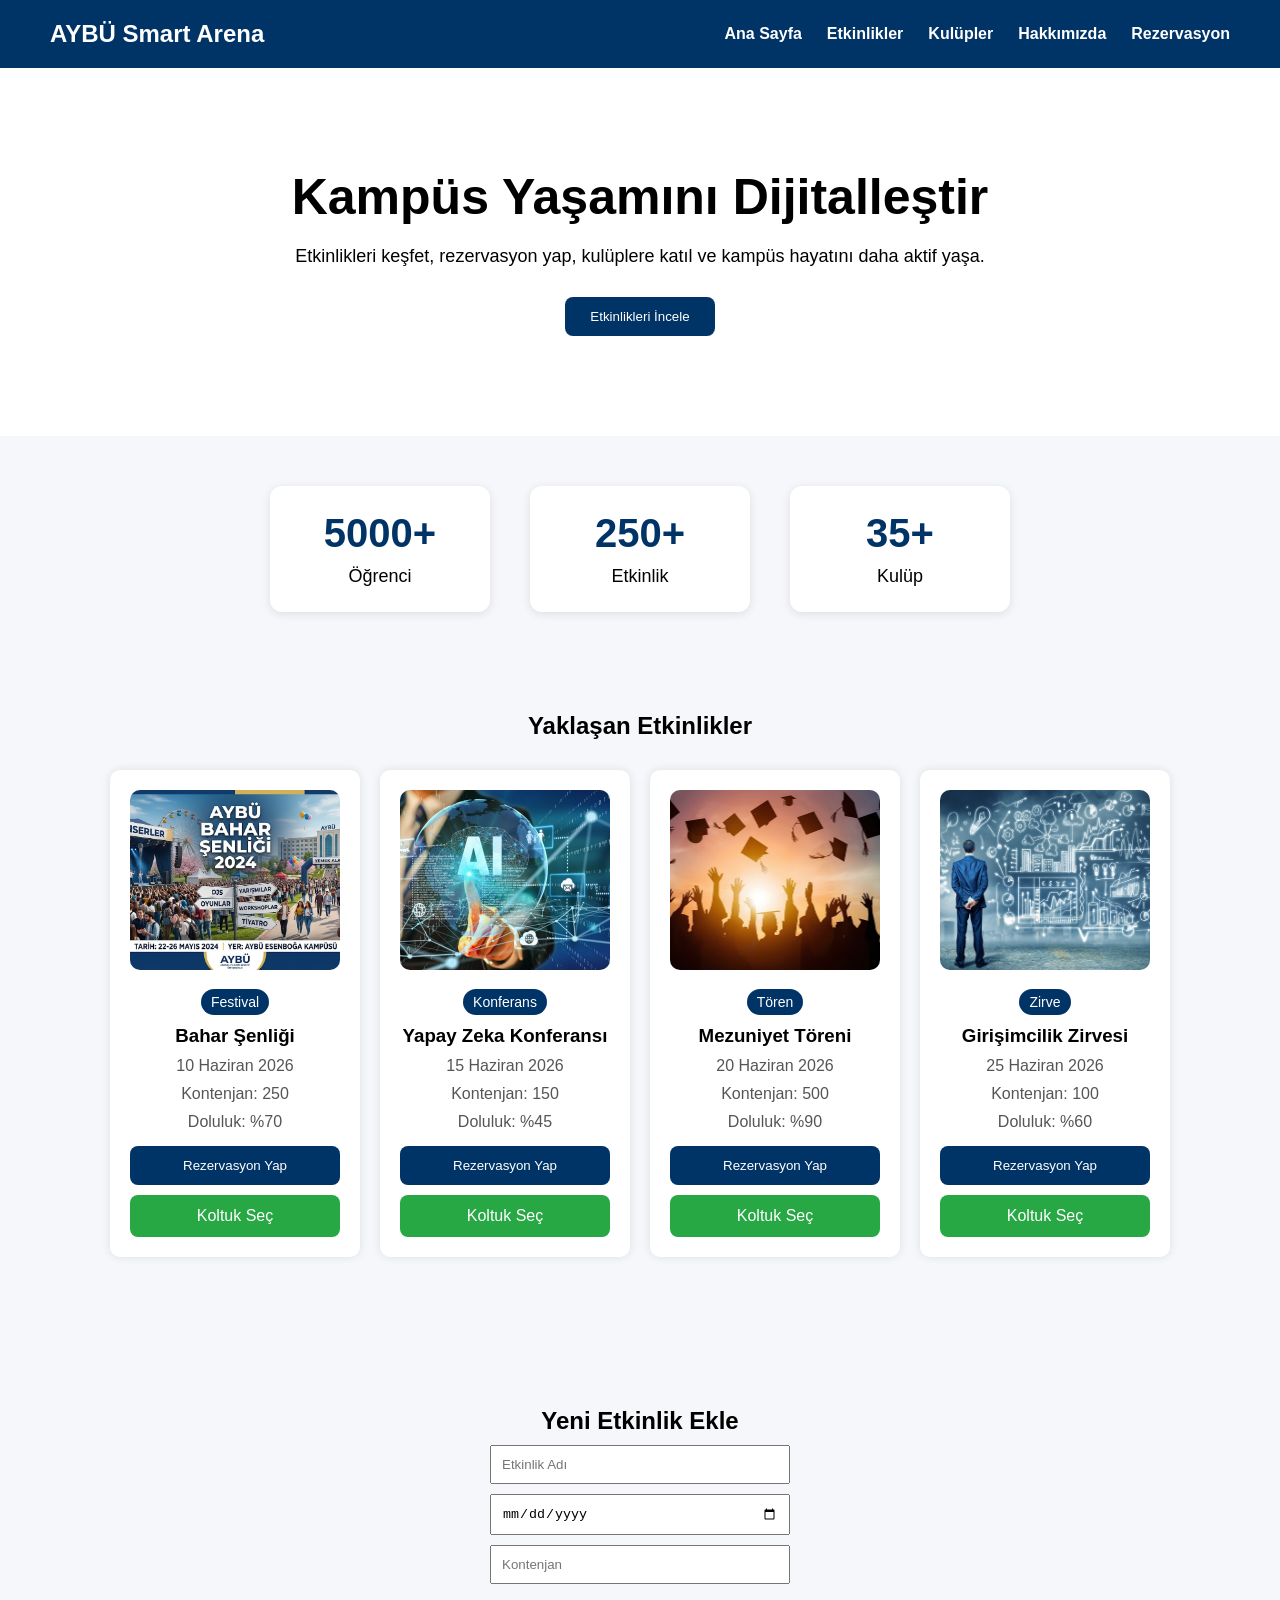
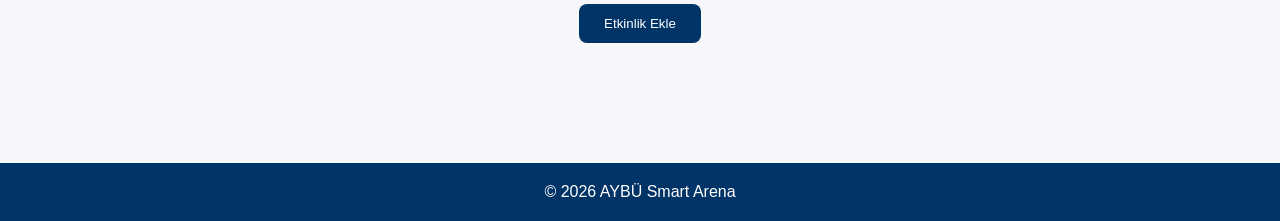
<file: index.html>
<!DOCTYPE html>
<html lang="tr">
<head>
    <meta charset="UTF-8">
    <meta name="viewport" content="width=device-width, initial-scale=1.0">
    <title>AYBÜ Smart Arena</title>

    <link rel="stylesheet" href="style.css">
</head>

<body>

    <nav>

    <div class="logo">
        AYBÜ Smart Arena
    </div>

    <ul>

        <li><a href="index.html">Ana Sayfa</a></li>

        <li><a href="#events">Etkinlikler</a></li>

        <li><a href="pages/clubs.html">Kulüpler</a></li>

        <li><a href="pages/about.html">Hakkımızda</a></li>

        <li><a href="pages/reservation.html">Rezervasyon</a> </li>

    </ul>

</nav>

    <section class="hero">

    <h1>
        Kampüs Yaşamını Dijitalleştir
    </h1>

    <p>
        Etkinlikleri keşfet, rezervasyon yap,
        kulüplere katıl ve kampüs hayatını
        daha aktif yaşa.
    </p>

    <a href="#events">
        <button>
            Etkinlikleri İncele
        </button>
    </a>

</section>

<section class="stats">

    <div class="stat-box">

        <h2>5000+</h2>

        <p>Öğrenci</p>

    </div>

    <div class="stat-box">

        <h2>250+</h2>

        <p>Etkinlik</p>

    </div>

    <div class="stat-box">

        <h2>35+</h2>

        <p>Kulüp</p>

    </div>

</section>

    <section class="events" id="events">

        <h2>Yaklaşan Etkinlikler</h2>

        <div class="event-container" id="eventContainer">

        </div>

    </section>

    <section class="add-event">

        <h2>Yeni Etkinlik Ekle</h2>

        <input
            type="text"
            id="eventTitle"
            placeholder="Etkinlik Adı">

        <input
            type="date"
            id="eventDate">

        <input
            type="number"
            id="eventCapacity"
            placeholder="Kontenjan">

        <button id="addEventBtn">
            Etkinlik Ekle
        </button>

</section>

<footer>

    <p>
        © 2026 AYBÜ Smart Arena
    </p>

</footer>

<script src="script.js"></script>

</body>
</html>
</file>
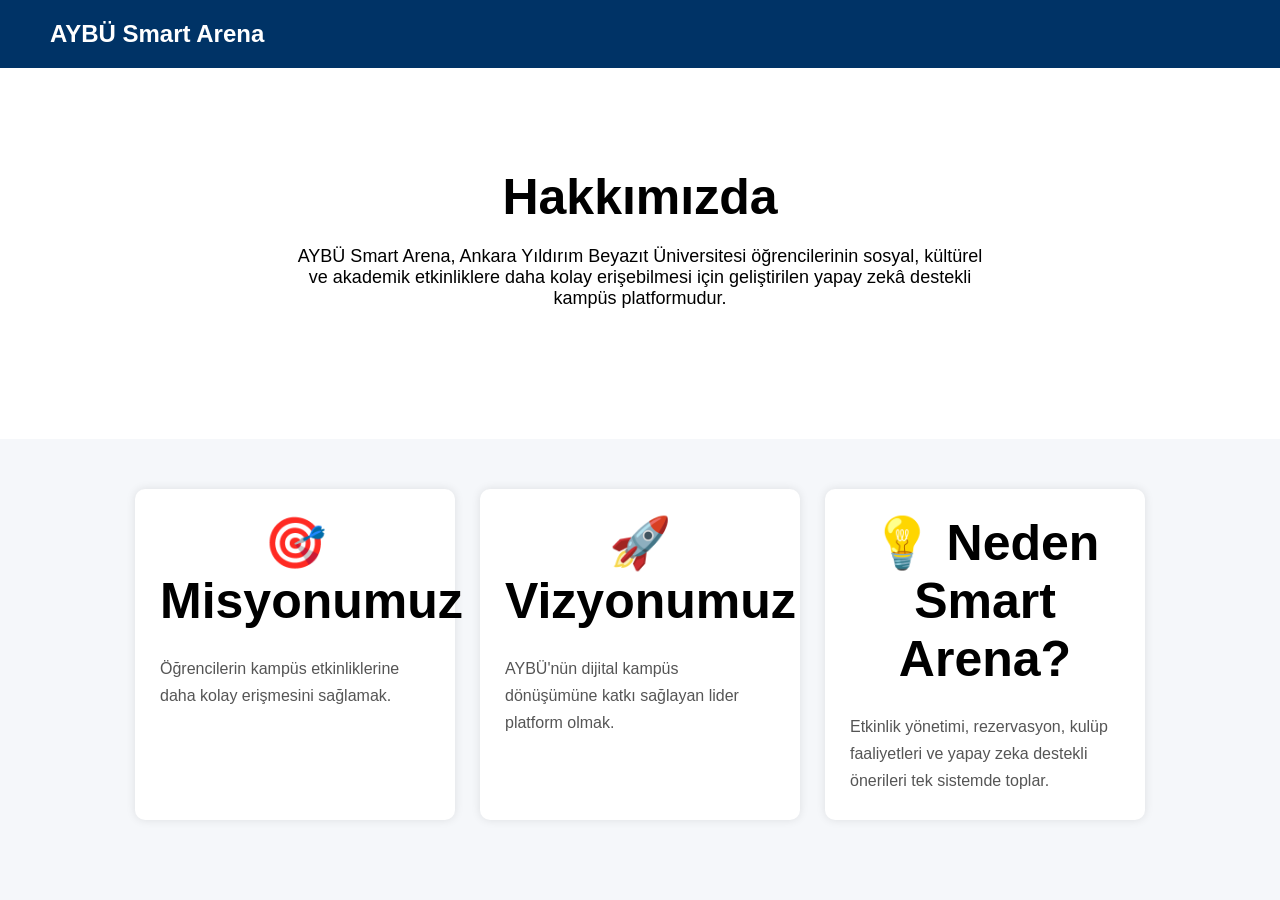
<file: pages/about.html>
<!DOCTYPE html>
<html lang="tr">
<head>
    <meta charset="UTF-8">
    <title>Hakkımızda</title>
    <link rel="stylesheet" href="../style.css">
</head>
<body>

<nav>
    <div class="logo">AYBÜ Smart Arena</div>
</nav>

<section class="hero">

    <h1>Hakkımızda</h1>

    <p>
        AYBÜ Smart Arena, Ankara Yıldırım Beyazıt Üniversitesi
        öğrencilerinin sosyal, kültürel ve akademik etkinliklere
        daha kolay erişebilmesi için geliştirilen yapay zekâ destekli
        kampüs platformudur.
    </p>

</section>

<section class="about-cards">

    <div class="card">
        <h2>🎯 Misyonumuz</h2>
        <p>
            Öğrencilerin kampüs etkinliklerine
            daha kolay erişmesini sağlamak.
        </p>
    </div>

    <div class="card">
        <h2>🚀 Vizyonumuz</h2>
        <p>
            AYBÜ'nün dijital kampüs dönüşümüne
            katkı sağlayan lider platform olmak.
        </p>
    </div>

    <div class="card">
        <h2>💡 Neden Smart Arena?</h2>
        <p>
            Etkinlik yönetimi, rezervasyon,
            kulüp faaliyetleri ve yapay zeka
            destekli önerileri tek sistemde toplar.
        </p>
    </div>

</section>

</body>
</html>
</file>
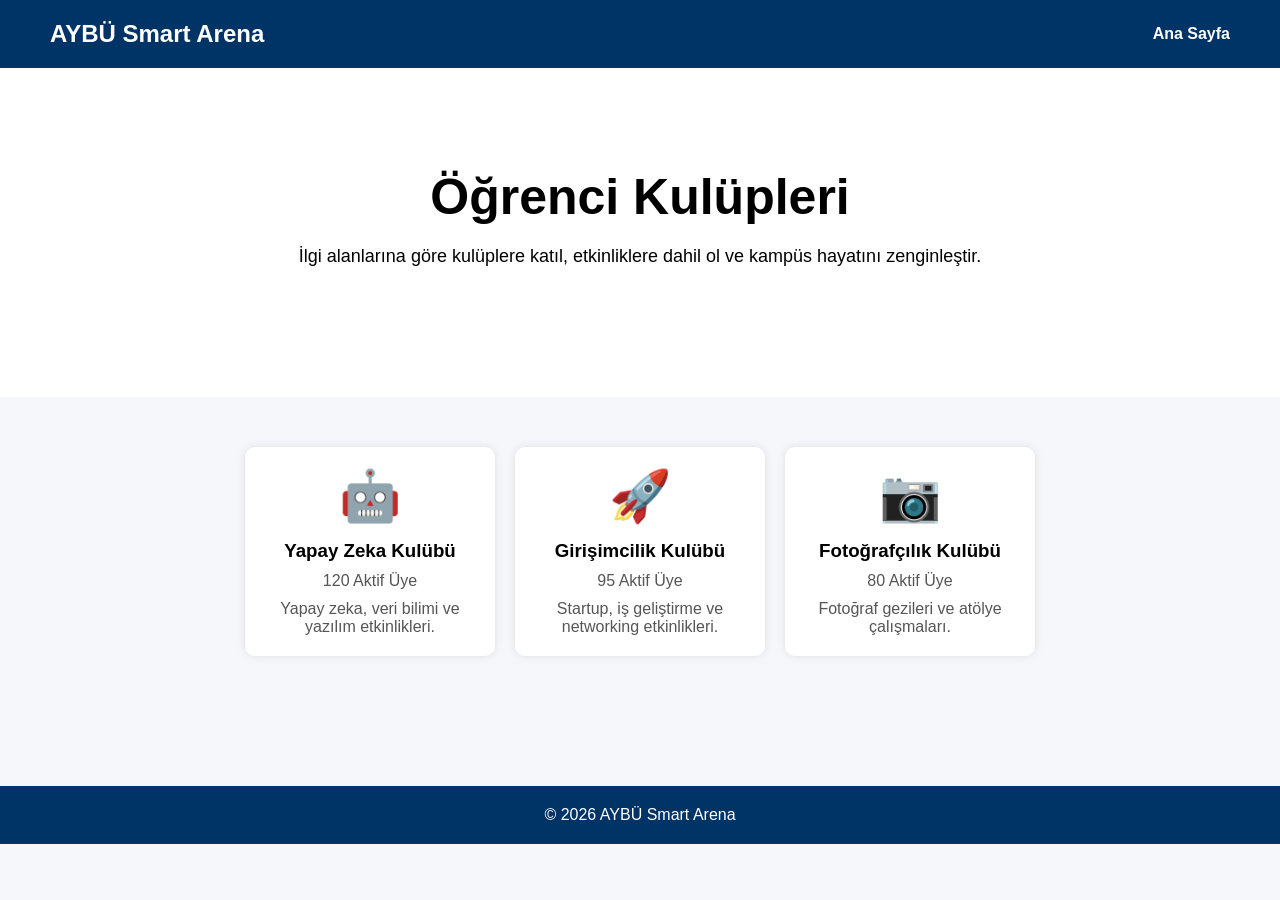
<file: pages/clubs.html>
<!DOCTYPE html>
<html lang="tr">
<head>
    <meta charset="UTF-8">
    <meta name="viewport" content="width=device-width, initial-scale=1.0">
    <title>Kulüpler</title>

    <link rel="stylesheet" href="../style.css">
</head>
<body>

<nav>

    <div class="logo">
        AYBÜ Smart Arena
    </div>

    <ul>
        <li><a href="../index.html">Ana Sayfa</a></li>
    </ul>

</nav>

<section class="hero">

    <h1>Öğrenci Kulüpleri</h1>

    <p>
        İlgi alanlarına göre kulüplere katıl,
        etkinliklere dahil ol ve kampüs hayatını zenginleştir.
    </p>

</section>

<section class="events">

    <div class="event-container">

        <div class="card">

            <h2>🤖</h2>

            <h3>Yapay Zeka Kulübü</h3>

            <p>120 Aktif Üye</p>

            <p>
                Yapay zeka, veri bilimi ve yazılım etkinlikleri.
            </p>

        </div>

        <div class="card">

            <h2>🚀</h2>

            <h3>Girişimcilik Kulübü</h3>

            <p>95 Aktif Üye</p>

            <p>
                Startup, iş geliştirme ve networking etkinlikleri.
            </p>

        </div>

        <div class="card">

            <h2>📷</h2>

            <h3>Fotoğrafçılık Kulübü</h3>

            <p>80 Aktif Üye</p>

            <p>
                Fotoğraf gezileri ve atölye çalışmaları.
            </p>

        </div>

    </div>

</section>

<footer>

    <p>
        © 2026 AYBÜ Smart Arena
    </p>

</footer>

</body>
</html>
</file>
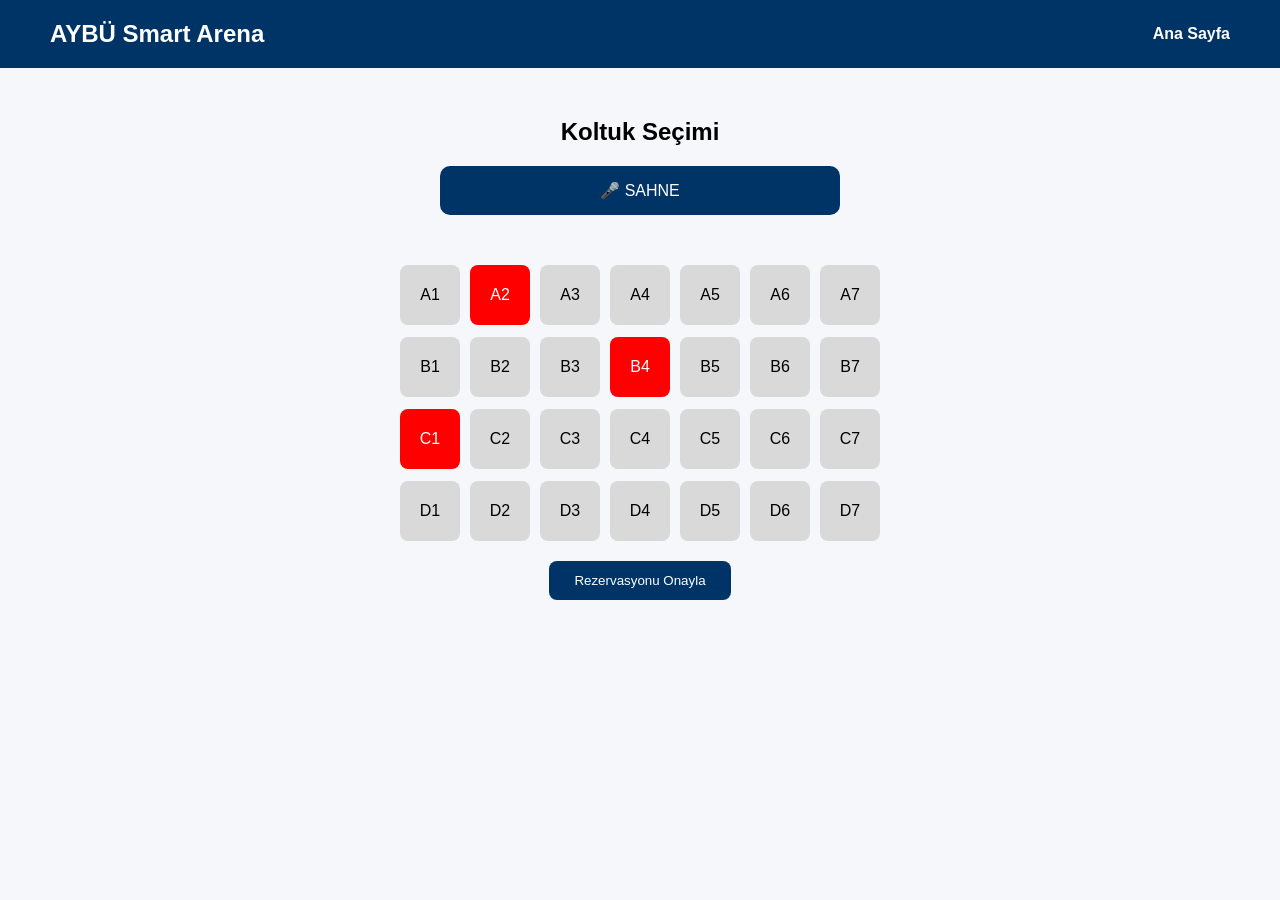
<file: pages/reservation.html>
<!DOCTYPE html>
<html lang="tr">

<head>

    <meta charset="UTF-8">

    <meta name="viewport" content="width=device-width, initial-scale=1.0">

    <title>Koltuk Rezervasyonu</title>

    <link rel="stylesheet" href="../style.css">

</head>

<body>

    <nav>

        <div class="logo">
            AYBÜ Smart Arena
        </div>

        <ul>
            <li><a href="../index.html">Ana Sayfa</a></li>
        </ul>

    </nav>

    <section class="seat-section">

        <h1>Koltuk Seçimi</h1>

        <div class="stage">
            🎤 SAHNE
        </div>

        <div class="seat-container" id="seatContainer">

        </div>

        <button id="confirmBtn">
            Rezervasyonu Onayla
        </button>

    </section>

    <script src="../reservation.js"></script>

</body>

</html>
</file>
<file: style.css>
html{

    scroll-behavior:smooth;
}

*{
    margin:0;
    padding:0;
    box-sizing:border-box;
}

body{
    font-family:Arial, sans-serif;
    background:#f5f7fa;
}

nav{

    background:#003366;

    display:flex;

    justify-content:space-between;

    align-items:center;

    padding:20px 50px;
}

.logo{

    color:white;

    font-size:24px;

    font-weight:bold;
}

nav ul{

    display:flex;

    list-style:none;

    gap:25px;
}

nav a{

    color:white;

    text-decoration:none;

    font-weight:bold;
}

header{
    background:#003366;
    color:white;
    text-align:center;
    padding:50px;
}

.hero{

    text-align:center;

    padding:100px 20px;

    background:white;
}

.hero h1{

    font-size:50px;

    margin-bottom:20px;
}

.hero p{

    font-size:18px;

    max-width:700px;

    margin:auto;

    margin-bottom:30px;
}

button{
    background:#003366;
    color:white;
    border:none;
    padding:12px 25px;
    border-radius:8px;
    cursor:pointer;
}

.events{
    padding:50px;
}

.events h2{
    text-align:center;
    margin-bottom:30px;
}

.event-container{
    display:flex;
    justify-content:center;
    gap:20px;
    flex-wrap:wrap;
}

.card{
    width:250px;
    background:white;
    padding:20px;
    border-radius:10px;
    box-shadow:0 0 10px rgba(0,0,0,0.1);
    text-align:center;
}

.card{
    transition:0.3s;
}

.card:hover{

    transform:translateY(-10px);

    box-shadow:0 10px 25px rgba(0,0,0,0.15);
}

.category{
    display:inline-block;
    background:#003366;
    color:white;
    padding:5px 10px;
    border-radius:20px;
    margin-bottom:10px;
    font-size:14px;
}

.reserve-btn{
    margin-top:15px;
    width:100%;
}

.add-event{
    margin-top:60px;
    padding:40px;
    text-align:center;
}

.add-event input{
    display:block;
    width:300px;
    margin:10px auto;
    padding:10px;
}

#addEventBtn{
    margin-top:10px;
}

footer{

    margin-top:80px;

    background:#003366;

    color:white;

    text-align:center;

    padding:20px;
}

.card img{

    width:100%;

    height:180px;

    object-fit:cover;

    border-radius:10px;

    margin-bottom:15px;
}

.seats{
    display:flex;
    gap:10px;
    justify-content:center;
    margin-top:50px;
}

.seat{
    width:50px;
    height:50px;
    background:#ddd;
    display:flex;
    align-items:center;
    justify-content:center;
    cursor:pointer;
}

.seat-section{

    text-align:center;

    padding:50px;
}

.stage{

    width:400px;

    margin:20px auto;

    background:#003366;

    color:white;

    padding:15px;

    border-radius:10px;
}

.seat-container{

    display:flex;

    flex-direction:column;

    align-items:center;

    gap:12px;

    margin-top:50px;
}

.seat{

    width:60px;

    height:60px;

    background:#d9d9d9;

    display:flex;

    align-items:center;

    justify-content:center;

    border-radius:8px;

    cursor:pointer;

    transition:0.3s;
}

.selected{

    background:green;

    color:white;
}

.occupied{

    background:red;

    color:white;

    cursor:not-allowed;
}

#confirmBtn{

    margin-top:20px;
} 

.seat-link{

    display:block;

    margin-top:10px;

    text-decoration:none;

    background:#28a745;

    color:white;

    padding:12px;

    border-radius:8px;

    text-align:center;
}

.seat-row{

    display:flex;

    gap:10px;
}

.card h2{

    font-size:50px;

    margin-bottom:15px;
}

.card p{

    margin-top:10px;

    color:#555;
}

.about-cards{

    display:flex;

    justify-content:center;

    gap:25px;

    flex-wrap:wrap;

    padding:50px;
}

.about-cards .card{

    width:320px;

    padding:25px;

    min-height:280px;

    display:flex;

    flex-direction:column;

    justify-content:flex-start;
}

.about-cards .card p{

    line-height:1.7;

    margin-top:15px;

    text-align:left;
}

.about-cards .card h2{

    text-align:center;

    margin-bottom:10px;
}

.about-cards .card{

    transition:0.3s;
}

.about-cards .card:hover{

    transform:translateY(-8px);

    box-shadow:0 10px 25px rgba(0,0,0,0.15);
}

.stats{

    display:flex;

    justify-content:center;

    gap:40px;

    flex-wrap:wrap;

    margin:50px 0;
}

.stat-box{

    background:white;

    width:220px;

    padding:25px;

    text-align:center;

    border-radius:12px;

    box-shadow:0 2px 10px rgba(0,0,0,0.1);
}

.stat-box h2{

    color:#003366;

    font-size:40px;

    margin-bottom:10px;
}

.stat-box p{

    font-size:18px;
}

@media (max-width: 768px) {

  .hero {
    height: 70vh;
    padding: 20px;
  }

  .hero-content {
    width: 90%;
    padding: 20px;
  }

  h1 {
    font-size: 24px;
  }

  p {
    font-size: 14px;
  }

  .container {
    flex-direction: column;
  }

  .card {
    width: 100%;
    margin-bottom: 15px;
  }

  nav {
    flex-direction: column;
    align-items: center;
  }
}
</file>
